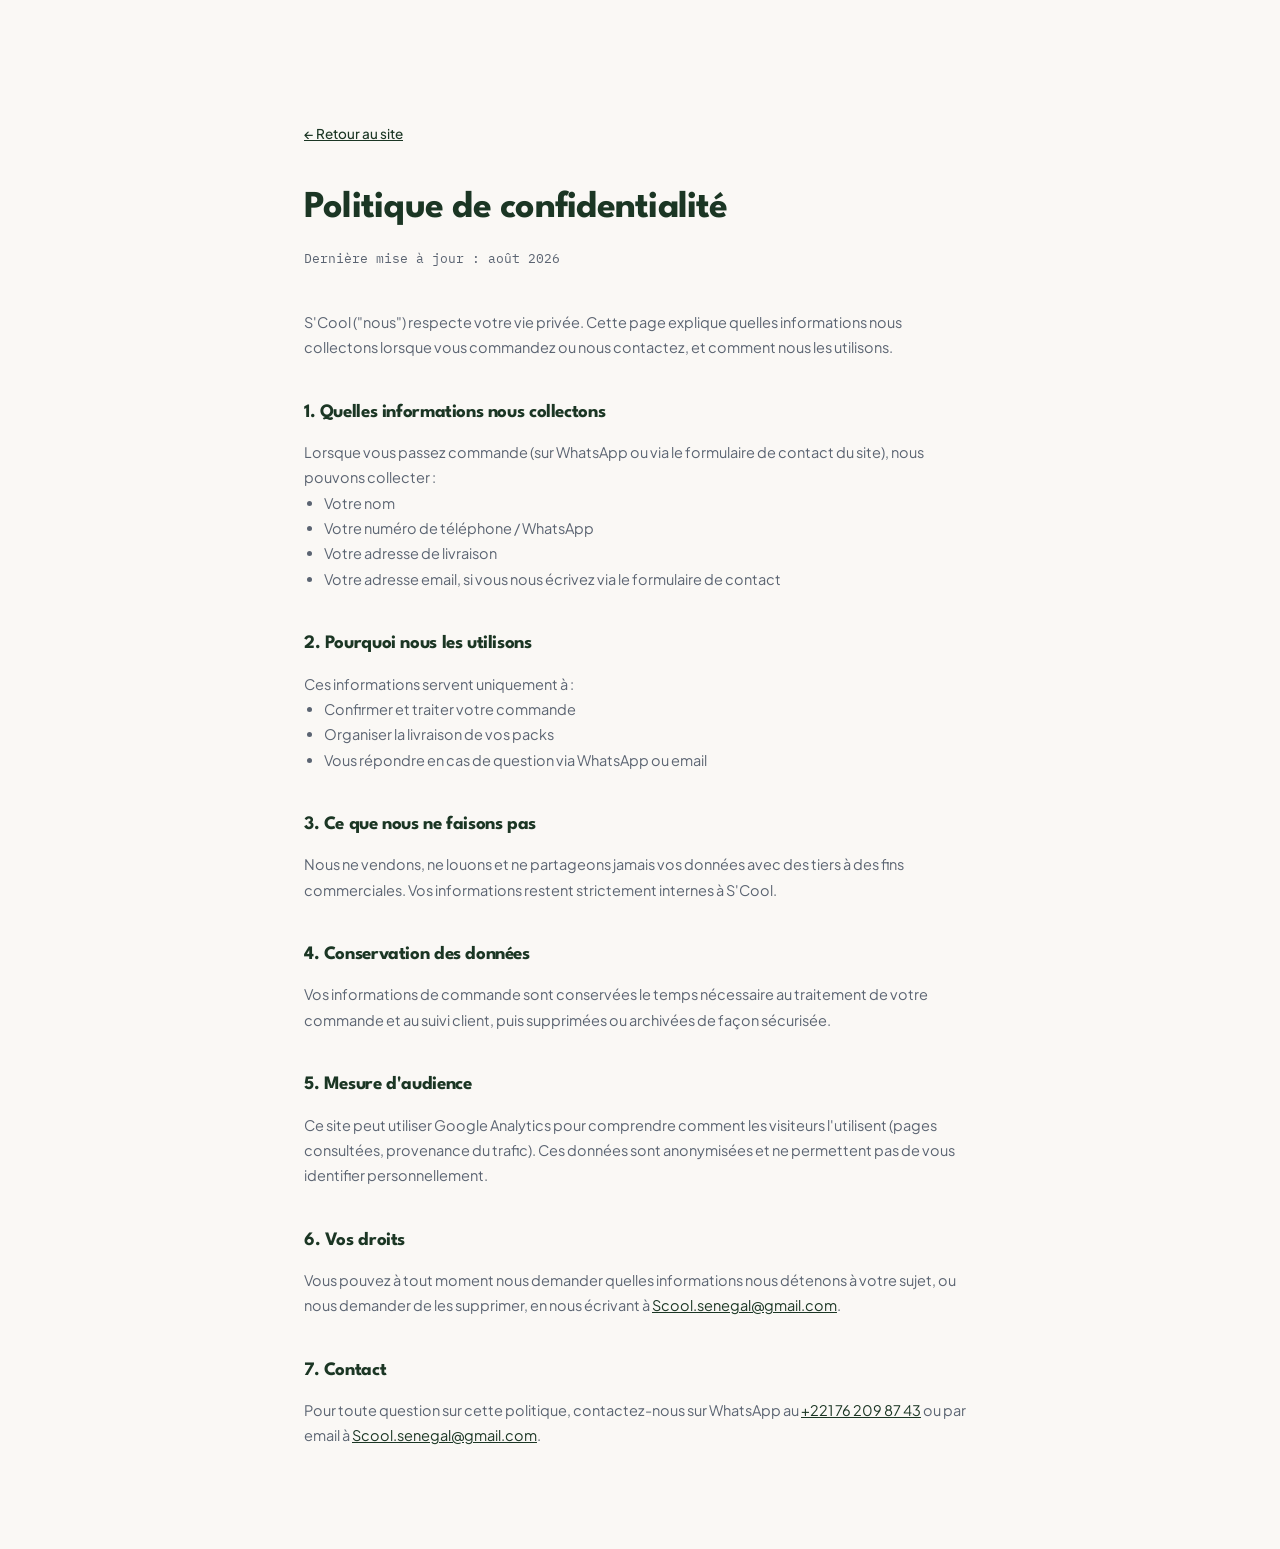
<file: privacy.html>
<!DOCTYPE html>
<html lang="fr">
<head>
<meta charset="UTF-8">
<meta name="viewport" content="width=device-width, initial-scale=1.0">
<title>Politique de confidentialité S'Cool</title>
<meta name="description" content="Politique de confidentialité de S'Cool : comment vos données (nom, téléphone, adresse de livraison) sont utilisées.">
<meta property="og:type" content="website">
<meta property="og:site_name" content="S'Cool">
<meta property="og:title" content="Politique de confidentialité S'Cool">
<meta property="og:url" content="https://scoolsn.github.io/S-COOL/privacy.html">
<link rel="canonical" href="https://scoolsn.github.io/S-COOL/privacy.html">
<meta name="theme-color" content="#1B3624">
<link rel="icon" href="favicon.ico" sizes="any">
<link rel="icon" type="image/png" sizes="32x32" href="images/scoollogopng/favicon-32.png">
<link rel="apple-touch-icon" sizes="180x180" href="images/scoollogopng/favicon-180.png">
<link rel="preconnect" href="https://fonts.googleapis.com">
<link rel="preconnect" href="https://fonts.gstatic.com" crossorigin>
<link href="https://fonts.googleapis.com/css2?family=League+Spartan:wght@400..800&family=Plus+Jakarta+Sans:ital,wght@0,400..700;1,400&family=Alice&family=IBM+Plex+Mono:wght@400;500;600&display=swap" rel="stylesheet">
<link rel="stylesheet" href="styles.css">

<!-- Google tag (gtag.js) -->
<script async src="https://www.googletagmanager.com/gtag/js?id=G-ZF3CPQ8E2L"></script>
<script>
  window.dataLayer = window.dataLayer || [];
  function gtag(){dataLayer.push(arguments);}
  gtag('js', new Date());
  gtag('config', 'G-ZF3CPQ8E2L');
</script>
<style>
  .legal-wrap{max-width:720px; margin:0 auto; padding:120px 24px 100px;}
  .legal-wrap h1{font-size:clamp(28px,4vw,38px); margin-bottom:8px;}
  .legal-wrap .updated{font-family:'IBM Plex Mono',monospace; font-size:12.5px; color:var(--ink-soft); margin-bottom:40px;}
  .legal-wrap h2{font-size:19px; margin:36px 0 12px;}
  .legal-wrap p, .legal-wrap li{font-size:14.5px; line-height:1.75; color:var(--ink-soft);}
  .legal-wrap ul{padding-left:20px; margin-bottom:12px;}
  .legal-wrap a{color:var(--green); text-decoration:underline;}
  .back-link{display:inline-flex; align-items:center; gap:6px; font-size:13.5px; color:var(--green); font-weight:500; margin-bottom:32px;}
</style>
</head>
<body>
<div class="legal-wrap">
  <a href="index.html" class="back-link">← Retour au site</a>
  <h1>Politique de confidentialité</h1>
  <p class="updated">Dernière mise à jour : août 2026</p>

  <p>S'Cool ("nous") respecte votre vie privée. Cette page explique quelles informations nous collectons lorsque vous commandez ou nous contactez, et comment nous les utilisons.</p>

  <h2>1. Quelles informations nous collectons</h2>
  <p>Lorsque vous passez commande (sur WhatsApp ou via le formulaire de contact du site), nous pouvons collecter :</p>
  <ul>
    <li>Votre nom</li>
    <li>Votre numéro de téléphone / WhatsApp</li>
    <li>Votre adresse de livraison</li>
    <li>Votre adresse email, si vous nous écrivez via le formulaire de contact</li>
  </ul>

  <h2>2. Pourquoi nous les utilisons</h2>
  <p>Ces informations servent uniquement à :</p>
  <ul>
    <li>Confirmer et traiter votre commande</li>
    <li>Organiser la livraison de vos packs</li>
    <li>Vous répondre en cas de question via WhatsApp ou email</li>
  </ul>

  <h2>3. Ce que nous ne faisons pas</h2>
  <p>Nous ne vendons, ne louons et ne partageons jamais vos données avec des tiers à des fins commerciales. Vos informations restent strictement internes à S'Cool.</p>

  <h2>4. Conservation des données</h2>
  <p>Vos informations de commande sont conservées le temps nécessaire au traitement de votre commande et au suivi client, puis supprimées ou archivées de façon sécurisée.</p>

  <h2>5. Mesure d'audience</h2>
  <p>Ce site peut utiliser Google Analytics pour comprendre comment les visiteurs l'utilisent (pages consultées, provenance du trafic). Ces données sont anonymisées et ne permettent pas de vous identifier personnellement.</p>

  <h2>6. Vos droits</h2>
  <p>Vous pouvez à tout moment nous demander quelles informations nous détenons à votre sujet, ou nous demander de les supprimer, en nous écrivant à <a href="mailto:Scool.senegal@gmail.com">Scool.senegal@gmail.com</a>.</p>

  <h2>7. Contact</h2>
  <p>Pour toute question sur cette politique, contactez-nous sur WhatsApp au <a href="https://wa.me/221762098743" target="_blank" rel="noopener">+221 76 209 87 43</a> ou par email à <a href="mailto:Scool.senegal@gmail.com">Scool.senegal@gmail.com</a>.</p>
</div>
</body>
</html>
</file>
<file: styles.css>
:root{
    --green:#1B3624;
    --green-light:#2E5940;
    --mist:#E4F0F5;
    --sky:#B1D4E0;
    --yellow:#F6B90A;
    --yellow-soft:#FDE8A6;
    --beige:#F4ECBE;
    --cream:#FAF6E2;
    --white:#FFFFFF;
    --ink:#161B22;
    --ink-soft:#5B6472;
    --line:#E9E0BE;
    --radius-lg:28px;
    --radius-md:18px;
    --radius-sm:12px;
    --shadow-soft:0 12px 40px -14px rgba(27,54,36,0.18);
    --shadow-lift:0 24px 60px -18px rgba(27,54,36,0.28);
  }
  *{box-sizing:border-box; margin:0; padding:0;}
  html{scroll-behavior:smooth;}
  body{
    font-family:'Plus Jakarta Sans', system-ui, -apple-system, sans-serif;
    background:#FAF8F5;
    color:var(--ink);
    -webkit-font-smoothing:antialiased;
    overflow-x:hidden;
    font-size:15.5px;
    line-height:1.65;
  }
  h1,h2,h3,h4,h5,h6{
    font-family:'League Spartan', sans-serif;
    letter-spacing:-0.02em;
    color:var(--green);
    font-weight:700;
  }
  .mono{font-family:'IBM Plex Mono',monospace; letter-spacing:0.02em;}
  a{color:inherit; text-decoration:none;}
  img{max-width:100%; display:block;}
  section{padding:96px 24px;}
  @media (max-width:640px){ section{padding:64px 20px;} }
  .wrap{max-width:1160px; margin:0 auto;}
  .eyebrow{
    font-family:'IBM Plex Mono',monospace;
    font-size:12.5px;
    text-transform:uppercase;
    letter-spacing:0.14em;
    color:var(--green-light);
    display:inline-flex;
    align-items:center;
    gap:8px;
    margin-bottom:16px;
  }
  .eyebrow::before{content:''; width:16px; height:2px; background:var(--yellow); display:inline-block; border-radius:2px;}

  .highlight{position:relative; display:inline; white-space:normal;}
  .highlight::after{
    content:'';
    position:absolute;
    left:-2%; right:-2%; bottom:0.05em;
    height:0.42em;
    background:var(--yellow);
    z-index:-1;
    border-radius:3px;
    transform:scaleX(0);
    transform-origin:left;
    transition:transform 0.7s cubic-bezier(.4,0,.2,1);
  }
  .highlight.in-view::after{transform:scaleX(1);}

  .reveal{opacity:0; transform:translateY(24px); transition:opacity .7s ease, transform .7s cubic-bezier(.4,0,.2,1);}
  .reveal.in-view{opacity:1; transform:translateY(0);}

  header{
    position:fixed; top:0; left:0; right:0; z-index:100;
    display:flex; justify-content:center; padding-top:14px;
  }
  nav{
    display:flex; align-items:center; justify-content:space-between;
    width:min(1160px, calc(100% - 32px));
    padding:0 12px 0 18px;
    height:64px;  
  align-items:center;
    background:rgba(251,247,239,0.88);
    backdrop-filter:blur(18px) saturate(160%);
    -webkit-backdrop-filter:blur(18px) saturate(160%);
    border:1px solid rgba(27,54,36,0.08);
    border-radius:100px;
    box-shadow:0 8px 32px -12px rgba(27,54,36,0.14);
    transition:box-shadow .3s ease;
  }
  /* mainlogo.webp est un carre 3750x3750 : le lettrage n'occupe que 90,16 %
     de sa largeur et 22,43 % de sa hauteur, tout le reste est transparent.
     Affiche simplement en height:38px, le mot S'Cool ne mesurait donc que
     8,5 px de haut. On recadre ici les marges vides cote CSS : le fichier
     source n'est pas touche et le ratio reel du lettrage (4,02:1) est garde.
     --logo-h = hauteur visible voulue pour le lettrage. */
  .logo{
    --logo-h:34px;
    display:inline-flex; align-items:center; flex-shrink:0;
    text-decoration:none;
  }
  .logo img{
    height:var(--logo-h);
    width:auto;
    object-fit:contain;
    display:block;
    transition:transform .25s ease;
  }
  .logo:hover img{transform:scale(1.05);}
  .logo-footer{--logo-h:44px; margin-bottom:14px;}
  @media (max-width:420px){ .logo{--logo-h:28px;} }

  .nav-links{display:flex; align-items:center; gap:2px;}
  .nav-right{display:flex; align-items:center; gap:10px;}
  .nav-links a{
    font-family:'League Spartan', sans-serif;
    font-size:15px; font-weight:600; color:var(--ink-soft);
    padding:9px 16px; border-radius:100px; transition:all .25s ease;
  }
  .nav-links a:hover{color:var(--green); background:var(--mist);}
  .nav-links a.active{color:var(--green); background:var(--mist); font-weight:700;}
  .nav-cta{
    background:var(--green); color:var(--white); font-family:'League Spartan', sans-serif; font-size:14.5px; font-weight:700;
    padding:11px 20px; border-radius:100px; display:flex; align-items:center; gap:6px;
    transition:transform .25s ease, background .25s ease;
  }
  .nav-cta:hover{background:var(--green-light); transform:translateY(-1px);}
  .burger{display:none; width:38px; height:38px; border-radius:100px; background:var(--mist); align-items:center; justify-content:center; cursor:pointer;}
  .cart-btn{
    position:relative; display:flex; align-items:center; gap:7px; border:none; cursor:pointer; flex-shrink:0;
    background:var(--yellow); color:var(--green); font-family:'League Spartan',sans-serif; font-weight:700; font-size:15px;
    padding:10px 18px; border-radius:100px; transition:transform .2s ease, box-shadow .2s ease;
  }
  .cart-btn:hover{transform:translateY(-1px); box-shadow:0 8px 18px -8px rgba(246,185,10,0.6);}
  .cart-badge{
    position:absolute; top:-6px; right:-6px; min-width:18px; height:18px; border-radius:100px; background:var(--green);
    color:#fff; font-family:'IBM Plex Mono',monospace; font-size:10.5px; font-weight:600;
    display:none; align-items:center; justify-content:center; padding:0 4px; border:2px solid var(--cream);
  }

  .cart-overlay{
    position:fixed; inset:0; background:rgba(27,54,36,0.35); backdrop-filter:blur(2px); z-index:150;
    opacity:0; pointer-events:none; transition:opacity .3s ease;
  }
  .cart-overlay.open{opacity:1; pointer-events:auto;}
  .cart-drawer{
    position:fixed; top:0; right:0; bottom:0; width:min(400px, 92vw); background:var(--cream); z-index:151;
    display:flex; flex-direction:column; box-shadow:-20px 0 60px -20px rgba(27,54,36,0.4);
    transform:translateX(100%); transition:transform .4s cubic-bezier(.4,0,.2,1);
  }
  .cart-drawer.open{transform:translateX(0);}
  .cart-head{display:flex; justify-content:space-between; align-items:center; padding:22px 22px 16px; border-bottom:1px solid var(--line);}
  .cart-head h2, .cart-head h3{font-family:'League Spartan', sans-serif; font-size:20px; font-weight:700;}
  .cart-close{width:32px; height:32px; border-radius:100px; background:var(--mist); border:none; cursor:pointer; font-size:13px; color:var(--green);}
  .cart-items{flex:1; overflow-y:auto; padding:14px 22px;}
  .cart-item{display:flex; gap:12px; align-items:center; padding:14px 0; border-bottom:1px dashed var(--line);}
  .cart-item .ci-icon{width:44px; height:44px; background:var(--beige); border-radius:12px; display:flex; align-items:center; justify-content:center; flex-shrink:0;}
  .cart-item .ci-icon svg{width:26px; height:26px;}
  .ci-info{flex:1; min-width:0;}
  .ci-info h6{font-family:'League Spartan', sans-serif; font-size:15px; font-weight:700; color:var(--ink); margin-bottom:3px; line-height:1.2;}
  .ci-info .mono{font-size:12px; color:var(--ink-soft);}
  .ci-qty{display:flex; align-items:center; gap:10px; margin-top:6px;}
  .ci-qty button{width:22px; height:22px; border-radius:7px; border:1px solid var(--line); background:var(--white); cursor:pointer; font-size:13px; color:var(--green); line-height:1;}
  .ci-qty span{font-family:'IBM Plex Mono',monospace; font-size:13px; min-width:14px; text-align:center;}
  .ci-remove{background:none; border:none; color:var(--ink-soft); cursor:pointer; font-size:13px; padding:6px; flex-shrink:0;}
  .ci-remove:hover{color:#C0392B;}
  .cart-foot{padding:18px 22px 24px; border-top:1px solid var(--line);}
  .cart-total-row{display:flex; justify-content:space-between; align-items:center; margin-bottom:14px; font-family:'League Spartan', sans-serif; font-size:16px; font-weight:600; color:var(--ink-soft);}
  .cart-total-row .price{font-size:22px;}

  .coming-soon{
    max-width:520px; margin:0 auto; text-align:center; background:var(--beige);
    border-radius:var(--radius-lg); padding:48px 32px; border:1px dashed var(--line);
  }
  .coming-soon-icon{width:56px; height:56px; border-radius:16px; background:var(--yellow-soft); display:flex; align-items:center; justify-content:center; margin:0 auto 18px;}
  .coming-soon h3{font-family:'League Spartan', sans-serif; font-size:21px; margin-bottom:10px;}
  .coming-soon p{font-size:15px; color:var(--ink-soft); line-height:1.6;}
  .coming-soon p a{color:var(--green); font-weight:600;}

  .shop-search{
    display:flex; align-items:center; gap:10px; background:var(--white); border:1.5px solid var(--line);
    border-radius:100px; padding:6px 6px 6px 20px; max-width:520px; margin:0 auto 28px;
  }
  .shop-search svg{flex-shrink:0; color:var(--ink-soft);}
  .shop-search input{flex:1; border:none; outline:none; background:none; font-family:'Plus Jakarta Sans', sans-serif; font-size:15px; padding:10px 0;}
  .shop-search button{
    background:var(--green); color:#fff; border:none; border-radius:100px; padding:10px 22px;
    font-family:'League Spartan', sans-serif; font-size:14.5px; font-weight:700; cursor:pointer; flex-shrink:0;
  }
  .shop-tabs{display:flex; justify-content:center; gap:8px; margin-bottom:40px; flex-wrap:wrap;}
  .shop-tab{
    font-family:'League Spartan', sans-serif; font-size:14.5px; font-weight:600; padding:9px 18px; border-radius:100px;
    border:1.5px solid var(--line); background:var(--white); cursor:pointer; color:var(--ink-soft);
    transition:all .2s ease; user-select:none;
  }
  .shop-tab:hover{border-color:var(--green-light);}
  .shop-tab.active{background:var(--green); color:#fff; border-color:var(--green);}
  .shop-empty{
    max-width:440px; margin:20px auto 0; text-align:center; background:var(--white);
    border-radius:var(--radius-lg); padding:44px 30px; border:1px dashed var(--line);
  }
  .shop-empty h3{font-family:'League Spartan', sans-serif; font-size:19px; margin-bottom:10px;}
  .shop-empty p{font-size:14.5px; color:var(--ink-soft); line-height:1.6; margin-bottom:20px;}

  @media (max-width:880px){
    .nav-links{display:none;}
    .nav-cta{display:none;}
    .burger{display:flex;}
    .cart-btn{padding:9px 12px; font-size:0;}
    .cart-btn svg{display:block;}
    .cart-btn span:not(.cart-badge){display:none;}
  }
  .mobile-menu{
    position:fixed; top:78px; left:16px; right:16px; z-index:99;
    background:var(--white); border-radius:22px; padding:10px;
    box-shadow:var(--shadow-lift); border:1px solid var(--line);
    display:none; flex-direction:column; gap:4px;
  }
  .mobile-menu.open{display:flex;}
  .mobile-menu a{
    font-family:'League Spartan', sans-serif; padding:14px 16px; border-radius:14px;
    font-weight:600; color:var(--green); font-size:16px;
    background:var(--mist); display:block;
    transition:background .2s ease;
  }
  .mobile-menu a:hover{background:var(--beige);}

  /* Scroll lock partage (menu, panier, fiche produit) + voile derriere le burger */
  body.scroll-locked{overflow:hidden;}
  body.menu-open::after{
    content:''; position:fixed; inset:0; z-index:98;
    background:rgba(27,54,36,0.25); backdrop-filter:blur(3px);
    -webkit-backdrop-filter:blur(3px);
  }

  .hero{padding:96px 24px 44px; position:relative; overflow:hidden;}
  .hero::before{
    content:''; position:absolute; top:-120px; right:-160px; width:560px; height:560px;
    background:radial-gradient(circle, var(--yellow-soft) 0%, transparent 70%);
    opacity:0.6; z-index:0; pointer-events:none;
  }
  .hero::after{
    content:''; position:absolute; top:20%; left:-200px; width:520px; height:520px;
    background:radial-gradient(circle, var(--mist) 0%, transparent 70%);
    z-index:0; pointer-events:none;
  }
  .hero-inner{position:relative; z-index:1; text-align:center; max-width:920px; margin:0 auto;}

  .hero-bts-badge{display:flex; justify-content:center; align-items:center; margin-bottom:14px;}
  .hero-bts-img{
    width:min(240px, 66vw); height:auto; display:block;
    filter:drop-shadow(0 8px 20px rgba(27,54,36,0.12));
    transition:transform .3s ease;
  }
  .hero-bts-img:hover{transform:scale(1.04) rotate(-1deg);}

  .hero h1{
    font-family:'League Spartan', sans-serif;
    font-size:clamp(34px,5.8vw,62px);
    font-weight:800;
    line-height:1.06;
    margin-bottom:16px;
    letter-spacing:-0.03em;
    color:var(--green);
  }
  .hero p.sub{
    font-family:'Plus Jakarta Sans', sans-serif;
    font-size:clamp(15.5px,1.8vw,19px); color:var(--ink-soft); max-width:640px;
    margin:0 auto 28px; line-height:1.6; font-weight:400;
  }
  .hero-ctas{display:flex; gap:14px; justify-content:center; align-items:center; flex-wrap:wrap; margin-bottom:36px;}
  .btn{
    font-family:'League Spartan', sans-serif;
    font-weight:700; font-size:16px; letter-spacing:0.02em; padding:14px 28px; border-radius:100px;
    display:inline-flex; align-items:center; gap:9px; cursor:pointer; border:none;
    text-decoration:none;
    transition:transform .25s cubic-bezier(.4,0,.2,1), box-shadow .25s ease, background .25s ease;
  }
  .btn:active{transform:scale(0.98);}
  .btn-primary{background:var(--green); color:#fff; box-shadow:0 10px 26px -8px rgba(27,54,36,0.45);}
  .btn-primary:hover{transform:translateY(-2px); box-shadow:0 16px 32px -8px rgba(27,54,36,0.5); background:var(--green-light);}
  .btn-secondary{background:var(--white); color:var(--green); border:1.5px solid var(--line); box-shadow:0 4px 16px -4px rgba(27,54,36,0.06);}
  .btn-secondary:hover{border-color:var(--green); transform:translateY(-2px); box-shadow:0 10px 24px -8px rgba(27,54,36,0.12);}
  .btn-yellow{background:var(--yellow); color:var(--green); font-weight:700;}
  .btn-yellow:hover{transform:translateY(-2px); box-shadow:0 12px 26px -10px rgba(246,185,10,0.6);}
  .btn-whatsapp{background:#1F3A22; color:#fff; box-shadow:0 10px 24px -8px rgba(31,58,34,0.45);}
  .btn-whatsapp:hover{background:#16481D; transform:translateY(-2px); box-shadow:0 16px 30px -8px rgba(31,58,34,0.55);}
  .btn-outline{
    background:var(--white); color:var(--green); border:1.5px solid var(--green);
    box-shadow:none;
  }
  .btn-outline:hover{background:var(--green); color:#fff; transform:translateY(-1px);}
  .btn-sm{padding:10px 18px; font-size:14px; border-radius:100px;}
  .btn-block{width:100%; justify-content:center;}

  .hero-visual-container{position:relative; max-width:840px; margin:0 auto 36px; padding:0 16px;}
  .hero-visual-frame{
    position:relative; display:inline-block; width:100%;
    background:radial-gradient(ellipse at center bottom, rgba(244,236,190,0.55) 0%, transparent 70%);
    padding-bottom:10px;
  }
  .hero-illustration-img{
    width:100%; max-width:800px; height:auto; margin:0 auto; display:block;
    filter:drop-shadow(0 24px 44px rgba(27,54,36,0.16));
    transition:transform .4s ease;
  }
  .hero-illustration-img:hover{transform:scale(1.015);}

  .floating-pill{
    position:absolute;
    background:rgba(255,255,255,0.96);
    backdrop-filter:blur(12px);
    -webkit-backdrop-filter:blur(12px);
    border:1.5px solid rgba(233,224,190,0.9);
    border-radius:100px;
    padding:8px 16px 8px 10px;
    display:flex; align-items:center; gap:10px;
    box-shadow:0 12px 30px -8px rgba(27,54,36,0.16);
    z-index:5;
    text-align:left;
    animation:floatPill 4.5s ease-in-out infinite;
    pointer-events:auto;
    transition:transform .25s ease, box-shadow .25s ease;
  }
  .floating-pill:hover{
    transform:scale(1.05) translateY(-4px) !important;
    box-shadow:0 20px 40px -10px rgba(27,54,36,0.25);
  }
  .fp-icon{
    width:32px; height:32px; border-radius:100px; background:var(--yellow-soft); color:var(--green);
    display:flex; align-items:center; justify-content:center; flex-shrink:0;
  }
  .fp-icon svg{width:16px; height:16px; display:block;}
  .fp-text{display:flex; flex-direction:column; line-height:1.2;}
  .fp-title{font-family:'League Spartan', sans-serif; font-size:14.5px; font-weight:700; color:var(--green);}
  .fp-sub{font-family:'Plus Jakarta Sans', sans-serif; font-size:11.5px; color:var(--ink-soft); font-weight:500;}

  .fp-left{top:26%; left:2%; animation-delay:0s;}
  .fp-right{top:32%; right:2%; animation-delay:2.2s;}
  .fp-center{bottom:14px; left:50%; transform:translateX(-50%); animation:floatPillCenter 4.5s ease-in-out infinite 1.1s;}

  @keyframes floatPill{ 0%, 100%{ transform:translateY(0); } 50%{ transform:translateY(-8px); } }
  @keyframes floatPillCenter{ 0%, 100%{ transform:translateX(-50%) translateY(0); } 50%{ transform:translateX(-50%) translateY(-7px); } }

  /* Mobile : on garde les pastilles autour de l'illustration, en plus compact */
  @media (max-width:820px){
    .floating-pill{
      padding:6px 12px 6px 8px; gap:7px;
      border-radius:100px;
      box-shadow:0 8px 20px -6px rgba(27,54,36,0.18);
    }
    .fp-icon{width:24px; height:24px;}
    .fp-icon svg{width:12px; height:12px;}
    .fp-title{font-size:11.5px;}
    .fp-sub{font-size:9.5px;}
    .fp-left{top:16%; left:-1%;}
    .fp-right{top:30%; right:-1%;}
    .fp-center{bottom:4px;}
  }
  @media (max-width:420px){
    .floating-pill{padding:5px 9px 5px 6px; gap:5px;}
    .fp-icon{width:20px; height:20px;}
    .fp-icon svg{width:11px; height:11px;}
    .fp-title{font-size:10px;}
    .fp-sub{display:none;}
  }

  .hero-strip{
    display:grid; grid-template-columns:repeat(4, 1fr); gap:16px;
    max-width:840px; margin:0 auto; padding:22px 28px;
    background:var(--white); border-radius:var(--radius-md);
    border:1px solid var(--line);
    box-shadow:var(--shadow-soft);
  }
  .hero-strip div{text-align:center;}
  .hero-strip .num{font-family:'League Spartan',sans-serif; font-weight:700; font-size:28px; color:var(--green); line-height:1.1;}
  .hero-strip .lbl{font-family:'Plus Jakarta Sans', sans-serif; font-size:13px; color:var(--ink-soft); margin-top:4px; font-weight:500;}

  @media (max-width:680px){
    .hero-strip{grid-template-columns:repeat(2, 1fr); gap:18px; padding:18px 20px;}
    .hero-bts-img{width:220px;}
  }

/* ==========================================================================
   DEVIS SUR LISTE : la promesse commerciale la plus forte du site.
   Carte bleu ciel (--sky) dans la charte, même rayon et mêmes marges que les
   autres sections. Fond clair : tous les textes sont en vert foncé.
   ========================================================================== */
.devis-section{padding:40px 16px;}
@media (max-width:640px){ .devis-section{padding:28px 12px;} }

.devis-card{
  background:var(--sky);
  color:var(--green);
  border-radius:40px;
  padding:clamp(32px,5vw,64px);
  display:grid; grid-template-columns:1.05fr 0.95fr; gap:clamp(28px,4vw,56px);
  align-items:center;
  position:relative; overflow:hidden;
  box-shadow:var(--shadow-lift);
}
.devis-card::before{
  content:''; position:absolute; top:-180px; right:-140px; width:460px; height:460px;
  background:radial-gradient(circle, rgba(246,185,10,0.16) 0%, transparent 70%);
  pointer-events:none;
}
@media (max-width:860px){
  .devis-card{grid-template-columns:1fr; gap:32px; border-radius:28px;}
}
.devis-copy{position:relative; z-index:1;}
.devis-copy .eyebrow{color:var(--green-light);}
.devis-copy .eyebrow::before{background:var(--green);}
.devis-title{
  font-family:'League Spartan', sans-serif;
  font-weight:800;
  font-size:clamp(28px, 4.2vw, 46px);
  line-height:1.06;
  letter-spacing:-0.025em;
  color:var(--green);
  margin-bottom:16px;
  text-wrap:balance;   /* evite qu'un mot seul tombe sur sa propre ligne */
}
.devis-sub{
  font-size:16.5px;
  color:var(--green-light); /* 5,5:1 sur le bleu ciel : lisible en plein soleil */
  line-height:1.65;
  max-width:46ch;
  margin-bottom:24px;
}
/* Les 3 réassurances qui manquaient : gratuité, délai, formats acceptés. */
.devis-proof{list-style:none; display:flex; flex-wrap:wrap; gap:10px; justify-content:center; margin:32px auto 0; padding:0;}
.devis-proof li{
  font-family:'IBM Plex Mono',monospace; font-size:12px; letter-spacing:0.03em;
  background:rgba(255,255,255,0.72); border:1px solid rgba(27,54,36,0.14);
  color:var(--green); padding:7px 13px 7px 28px; border-radius:100px; position:relative;
}
.devis-proof li::before{
  content:''; position:absolute; left:12px; top:50%;
  width:6px; height:10px; margin-top:-6px;
  border:solid var(--green); border-width:0 2px 2px 0; transform:rotate(45deg);
}
.devis-cta{font-size:16.5px; padding:16px 30px;}
/* Sur mobile la colonne de texte est centrée : le bouton, hérité d'un bloc
   aligné à gauche, restait seul décalé sur la gauche. */
@media (max-width:640px){
  .devis-copy{text-align:center;}
  .devis-copy .eyebrow{justify-content:center;}
  .devis-sub{margin-left:auto; margin-right:auto;}
  .devis-proof{justify-content:center;}
  .devis-cta{display:flex; justify-content:center; margin-left:auto; margin-right:auto;}
}
.devis-note{font-size:13px; color:var(--green-light); margin-top:14px;}

/* ---- Visuel : la liste manuscrite devient un devis ----
   Schéma dessiné en CSS, sans image à charger. Les montants sont
   volontairement figurés par des barres : aucun faux prix affiché. */
.devis-visual{position:relative; z-index:1; display:flex; justify-content:center;}
.devis-papers{position:relative; width:min(340px,100%); aspect-ratio:1/0.92;}
.paper{
  position:absolute; background:#fff; border-radius:16px; padding:18px 18px 16px;
  box-shadow:0 20px 40px -16px rgba(27,54,36,0.32);
}
.paper-label{
  font-family:'IBM Plex Mono',monospace; font-size:10px; letter-spacing:0.1em;
  text-transform:uppercase; color:var(--ink-soft); margin-bottom:12px; display:block;
}
.paper-list{ top:0; left:0; width:60%; transform:rotate(-5deg); }
.paper-list .scribble{display:block; height:6px; border-radius:6px; background:#D8DEE4; margin-bottom:11px;}
.paper-list .scribble:nth-child(2){width:88%;}
.paper-list .scribble:nth-child(3){width:70%;}
.paper-list .scribble:nth-child(4){width:92%;}
.paper-list .scribble:nth-child(5){width:64%;}
.paper-list .scribble:nth-child(6){width:80%;}
.paper-quote{ bottom:0; right:0; width:66%; transform:rotate(3deg); border-top:4px solid var(--yellow); }
.paper-quote .qline{display:flex; align-items:center; gap:8px; margin-bottom:10px;}
.paper-quote .qtick{
  width:14px; height:14px; border-radius:100px; background:var(--green); flex-shrink:0;
  position:relative;
}
.paper-quote .qtick::after{
  content:''; position:absolute; left:5px; top:3px; width:3px; height:6px;
  border:solid #fff; border-width:0 1.5px 1.5px 0; transform:rotate(45deg);
}
.paper-quote .qbar{height:6px; border-radius:6px; background:#E4EAF0; flex:1;}
.paper-quote .qamount{height:6px; width:26px; border-radius:6px; background:var(--green-light); flex-shrink:0;}
.paper-quote .qtotal{
  display:flex; align-items:center; justify-content:space-between; gap:8px;
  border-top:1px dashed var(--line); padding-top:10px; margin-top:2px;
}
.paper-quote .qtotal span{font-family:'IBM Plex Mono',monospace; font-size:10px; color:var(--ink-soft);}
.paper-quote .qtotal .qamount{height:8px; width:46px; background:var(--green);}
.devis-arrow{
  position:absolute; left:50%; top:46%; transform:translate(-58%,-50%) rotate(12deg);
  color:var(--green); z-index:2;
}
@media (max-width:860px){
  .devis-papers{width:min(300px,86%); margin:0 auto;}
  /* la fleche passe entre les deux feuilles au lieu de chevaucher le devis */
  .devis-arrow{width:34px; height:34px; left:auto; right:8%; top:40%; transform:rotate(62deg);}
}

/* ---- Frise des 4 étapes : ligne de liaison + icônes ---- */
.devis-steps{
  list-style:none;
  display:grid; grid-template-columns:repeat(2,1fr); gap:16px 20px;
  margin:22px 0 28px; padding:0;
  position:relative;
}
.devis-step{position:relative; padding-top:6px;}
.devis-ico{
  display:inline-flex; align-items:center; justify-content:center;
  width:44px; height:44px; border-radius:100px;
  background:var(--green); color:var(--yellow);
box-shadow:0 8px 18px -8px rgba(27,54,36,0.5);
  margin-bottom:14px; position:relative; z-index:1;
 
}
.devis-step h3{font-size:16px; color:var(--green); margin-bottom:0; font-family:'League Spartan',sans-serif; font-weight:700;}

@media (max-width:820px){
  .devis-steps{grid-template-columns:1fr 1fr; gap:16px 18px;}
}
@media (max-width:520px){
  .devis-steps{grid-template-columns:1fr; gap:12px; margin:20px 0 24px;}
  .devis-step{display:grid; grid-template-columns:38px 1fr; gap:0 12px; align-items:center; padding:0;}
  .devis-ico{margin-bottom:0;}
}

.brands-marquee{padding:36px 0; overflow:hidden;}
  .brands-title{
    text-align:center; font-family:'IBM Plex Mono',monospace; font-size:12.5px; text-transform:uppercase;
    letter-spacing:0.14em; color:var(--green-light); margin-bottom:28px;
  }
  .marquee{ display:flex; width:100%; overflow:hidden; }
  .marquee-content{ display:flex; animation:scroll-marquee 25s linear infinite; }
  .marquee-item{ flex:0 0 auto; width:130px; margin:0 24px; display:flex; align-items:center; justify-content:center; }
  .marquee-item img{ max-width:100%; height:auto; }
  @keyframes scroll-marquee{ 0%{ transform:translateX(0); } 100%{ transform:translateX(-50%); } }
  @media (max-width:640px){ .marquee-item{ width:90px; margin:0 16px; } }

  .section-head{text-align:center; max-width:620px; margin:0 auto 52px;}
  .section-head h2{font-family:'League Spartan', sans-serif; font-size:clamp(28px,4.5vw,42px); font-weight:700; margin-bottom:14px;}
  .section-head p{color:var(--ink-soft); font-size:16.5px; line-height:1.65;}
  .section-head.left{text-align:left; margin:0 0 44px;}

  .pack-grid{display:grid; grid-template-columns:repeat(4,1fr); gap:20px;}
  @media (max-width:980px){.pack-grid{grid-template-columns:repeat(2,1fr);}}
  @media (max-width:600px){.pack-grid{grid-template-columns:1fr;}}
  .pack-card{
    background:var(--white); border-radius:var(--radius-md); padding:26px 22px; position:relative;
    border:1px solid var(--line); border-top:5px solid var(--accent, var(--yellow));
    display:flex; flex-direction:column;
    transition:transform .3s cubic-bezier(.4,0,.2,1), box-shadow .3s ease;
  }
  .pack-card:hover{transform:translateY(-5px); box-shadow:var(--shadow-soft);}
  .pack-icon{
    width:48px; height:48px; border-radius:13px; background:var(--accent, var(--yellow)); opacity:0.9;
    display:flex; align-items:center; justify-content:center; color:var(--green); margin-bottom:16px;
  }
  .pack-card h3{font-family:'League Spartan', sans-serif; font-size:24px; font-weight:700; margin-bottom:6px;}
  .pack-desc{font-size:14px; color:var(--ink-soft); line-height:1.55; margin-bottom:14px; min-height:42px;}
  .pack-price{font-family:'League Spartan',sans-serif; font-weight:700; font-size:24px; color:var(--green); margin-bottom:16px;}
  .pack-toggle{
    display:flex; align-items:center; justify-content:space-between; width:100%; background:none; border:none;
    border-top:1px dashed var(--line); padding:12px 0; cursor:pointer; font-size:12.5px; color:var(--green-light);
    font-family:'IBM Plex Mono',monospace;
  }
  .pack-toggle svg{transition:transform .3s ease;}
  .pack-items{
    list-style:none; max-height:0; overflow:hidden; transition:max-height .4s ease;
    font-size:13.5px; color:var(--ink-soft); line-height:1.8;
  }
  .pack-items.open{margin-bottom:8px;}
  .pack-items li{padding-left:14px; position:relative;}
  .pack-items li::before{content:'•'; position:absolute; left:0; top:0; color:var(--accent, var(--yellow)); font-size:15px; line-height:1.7;}
  .pack-brands{display:flex; flex-wrap:wrap; gap:6px; margin-bottom:14px;}
  .pack-brands span{
    font-family:'IBM Plex Mono',monospace; font-size:10px; letter-spacing:0.06em;
    background:var(--mist); color:var(--green-light);
    padding:4px 9px; border-radius:100px;
  }
  .product-badge{
    position:absolute; top:14px; right:14px;
    font-family:'League Spartan',sans-serif; font-size:11px; font-weight:700; letter-spacing:0.04em;
    background:var(--yellow); color:var(--green); padding:4px 11px; border-radius:100px;
  }

  .about-grid{display:grid; grid-template-columns:1fr 1fr; gap:56px; align-items:center;}
  @media (max-width:820px){.about-grid{grid-template-columns:1fr; gap:32px;}}
  .about-visual{
    background:white; border-radius:var(--radius-lg); aspect-ratio:1/0.9; position:relative; overflow:hidden;
    display:flex; align-items:center; justify-content:center; padding:32px;
    box-shadow:var(--shadow-lift);
  }


  .mission-quote{ background:var(--beige); border-radius:var(--radius-md); padding:28px 30px; margin-top:24px; border-left:4px solid var(--yellow); }
  .mission-quote p{font-family:'Alice', serif; font-size:18px; font-style:italic; color:var(--green); line-height:1.6;}

  .stat-row{display:flex; gap:32px; margin-top:32px; flex-wrap:wrap;}
  .stat-row .num{font-family:'League Spartan',sans-serif; font-weight:700; font-size:32px; color:var(--green);}
  .stat-row .lbl{font-size:13px; color:var(--ink-soft);}

  /* --testi-cols est pose par script.js selon le nombre reel de temoignages :
     avec 2 avis dans une grille de 3, la 3e colonne restait vide. */
  .testi-track{
    display:grid; grid-template-columns:repeat(var(--testi-cols,3),1fr); gap:20px;
    max-width:calc(var(--testi-cols,3) * 400px); margin:0 auto;
  }
  @media (max-width:900px){.testi-track{grid-template-columns:1fr; max-width:480px;}}
  .testi-card{
    background:var(--white); border:1px solid var(--line); border-radius:var(--radius-md); padding:28px;
    display:flex; flex-direction:column; gap:18px;
  }
  .stars{color:var(--yellow); font-size:14px; letter-spacing:2px;}
  .testi-card .quote{font-size:15px; line-height:1.7; color:var(--ink); font-style:normal;}
  .testi-person{display:flex; align-items:center; gap:12px; margin-top:auto;}
  .avatar{
    width:42px; height:42px; border-radius:100px; display:flex; align-items:center; justify-content:center;
    font-family:'League Spartan',sans-serif; font-weight:700; color:#fff; font-size:16px; flex-shrink:0;
  }
  .testi-person .name{font-family:'League Spartan', sans-serif; font-size:15px; font-weight:700; color:var(--ink); display:block;}
  .testi-person .role{font-size:12.5px; color:var(--ink-soft); display:block;}

  .faq-list{max-width:760px; margin:0 auto;}
  .faq-item{border-bottom:1px solid var(--line); padding:22px 4px;}
  .faq-q{margin:0;}
  .faq-btn{
    display:flex; justify-content:space-between; align-items:center; gap:16px;
    width:100%; background:none; border:none; padding:0; cursor:pointer; text-align:left;
    font-size:17px; font-weight:700; color:var(--ink); font-family:'League Spartan',sans-serif;
  }
  .faq-icon{width:26px; height:26px; border-radius:100px; background:var(--mist); flex-shrink:0; display:flex; align-items:center; justify-content:center; transition:transform .3s ease;}
  .faq-item.open .faq-icon{transform:rotate(45deg); background:var(--yellow);}
  .faq-a{max-height:0; overflow:hidden; transition:max-height .35s ease;}
  .faq-a p{font-size:15px; color:var(--ink-soft); line-height:1.7; padding-top:14px; max-width:620px;}

  .contact-grid{display:grid; grid-template-columns:1fr 1fr; gap:48px;}
  @media (max-width:860px){.contact-grid{grid-template-columns:1fr;}}
  .contact-form{display:flex; flex-direction:column; gap:14px;}
  .field label{font-size:12.5px; font-weight:600; color:var(--green); margin-bottom:6px; display:block; font-family:'IBM Plex Mono',monospace; text-transform:uppercase; letter-spacing:0.04em;}
  .field input, .field textarea, .field select{
    width:100%; padding:13px 16px; border-radius:12px; border:1.5px solid var(--line);
    background:var(--white); font-family:'Plus Jakarta Sans', sans-serif; font-size:15px; color:var(--ink);
    transition:border-color .2s ease;
  }
  .field input:focus-visible, .field textarea:focus-visible, .field select:focus-visible{
    border-color:var(--green-light); outline:3px solid var(--yellow); outline-offset:1px;
  }
  .field textarea{resize:vertical; min-height:100px;}

  .contact-side{display:flex; flex-direction:column; gap:16px;}
  .contact-tile{
    background:var(--white); border:1px solid var(--line); border-radius:var(--radius-md); padding:22px;
    display:flex; align-items:center; gap:16px; transition:all .25s ease;
  }
  .contact-tile:hover{border-color:var(--green-light); transform:translateX(4px);}
  .contact-tile .ct-ic{width:46px; height:46px; border-radius:13px; background:var(--mist); display:flex; align-items:center; justify-content:center; flex-shrink:0;}
  .contact-tile h5{font-family:'League Spartan', sans-serif; font-size:16px; font-weight:700; color:var(--ink); margin-bottom:2px;}
  .contact-tile p{font-size:13.5px; color:var(--ink-soft);}
  .social-row{display:flex; gap:10px; margin-top:6px;}
  .social-row a{
    width:44px; height:44px; border-radius:13px; background:var(--green); color:#fff;
    display:flex; align-items:center; justify-content:center; transition:all .25s ease;
  }
  .social-row a:hover{background:var(--yellow); color:var(--green); transform:translateY(-3px);}

  footer{background:var(--green); color:#fff; padding:64px 24px 28px;}
  .footer-grid{display:grid; grid-template-columns:1.6fr 1fr 1fr 1.4fr; gap:40px; max-width:1160px; margin:0 auto;}
  @media (max-width:820px){.footer-grid{grid-template-columns:1fr 1fr; row-gap:36px;}}
  @media (max-width:520px){.footer-grid{grid-template-columns:1fr;}}
  footer h6{font-size:13px; text-transform:uppercase; letter-spacing:0.1em; color:#A9C7B4; margin-bottom:16px; font-family:'IBM Plex Mono',monospace; font-weight:600;}
  footer .flinks{display:flex; flex-direction:column; gap:11px;}
  footer .flinks a{font-size:14.5px; color:#DCE9DE; transition:color .2s ease;}
  footer .flinks a:hover{color:var(--yellow);}
  footer p.blurb{color:#C3D6C8; font-size:14px; line-height:1.65; max-width:280px; margin-top:12px;}
  .foot-bottom{
    max-width:1160px; margin:48px auto 0; padding-top:24px; border-top:1px solid #2E5940;
    display:flex; justify-content:space-between; align-items:center; flex-wrap:wrap; gap:12px;
  }
  .foot-bottom p{font-size:13px; color:#A9C7B4;}
  .foot-social{display:flex; gap:10px;}
  .foot-social a{width:36px; height:36px; border-radius:100px; background:#234A32; display:flex; align-items:center; justify-content:center; transition:background .2s ease;}
  .foot-social a:hover{background:var(--yellow);}

  .wa-float{
    position:fixed; bottom:24px; right:24px; z-index:90;
    width:58px; height:58px; border-radius:100px; background:#1F3A22; color:#fff;
    display:flex; align-items:center; justify-content:center; box-shadow:0 12px 28px -8px rgba(31,58,34,0.55);
    transition:transform .25s ease;
  }
  .wa-float:hover{transform:scale(1.08);}

  .toast{
    position:fixed; bottom:96px; right:24px; background:var(--green); color:#fff; padding:14px 20px;
    border-radius:14px; font-size:14px; font-family:'League Spartan', sans-serif; font-weight:600; box-shadow:var(--shadow-lift);
    transform:translateY(20px); opacity:0; pointer-events:none; transition:all .35s cubic-bezier(.4,0,.2,1); z-index:200;
  }
  .toast.show{transform:translateY(0); opacity:1;}

  /* ---- ARTICLE CARDS (produits à l'unité) ---- */
  .article-grid{
    display:grid; grid-template-columns:repeat(4,1fr); gap:16px;
  }
  @media (max-width:980px){.article-grid{grid-template-columns:repeat(3,1fr);}}
  @media (max-width:640px){.article-grid{grid-template-columns:repeat(2,1fr); gap:12px;}}

  .article-card-new{
    background:var(--white); border-radius:var(--radius-md); overflow:hidden;
    border:1px solid var(--line); display:flex; flex-direction:column;
    transition:transform .3s cubic-bezier(.4,0,.2,1), box-shadow .3s ease;
  }
  .article-card-new:hover{transform:translateY(-4px); box-shadow:var(--shadow-soft);}
  .article-img-wrap{
    width:100%; aspect-ratio:1/0.85; background:var(--beige);
    overflow:hidden; display:flex; align-items:center; justify-content:center;
  }
  .article-body-new{padding:12px 14px 14px; display:flex; flex-direction:column; flex:1; gap:0;}
  .article-brand{
    font-family:'IBM Plex Mono',monospace; font-size:10px; font-weight:600;
    letter-spacing:0.08em; color:var(--green-light); text-transform:uppercase;
    display:inline-block; margin-bottom:5px;
  }
  .article-title-new{
    font-family:'League Spartan',sans-serif; font-size:14px; font-weight:700;
    color:var(--ink); margin-bottom:5px; line-height:1.2;
    display:-webkit-box; -webkit-line-clamp:2; -webkit-box-orient:vertical; overflow:hidden;
  }
  .article-price-new{
    font-family:'League Spartan',sans-serif; font-weight:700;
    font-size:16px; color:var(--green); flex-shrink:0;
  }

  /* Pastilles de couleur */
  .article-colors{display:flex; gap:6px; margin-bottom:10px;}
  .color-dot{
    width:20px; height:20px; border-radius:50%; border:2px solid var(--white);
    box-shadow:0 0 0 1px var(--line); cursor:pointer; padding:0;
    transition:transform .15s ease, box-shadow .15s ease;
  }
  .color-dot:hover{transform:scale(1.15);}
  .color-dot.active{box-shadow:0 0 0 2px var(--green); transform:scale(1.1);}

  /* Placeholder quand pas d'image */
  .article-noimg{
    display:flex; flex-direction:column; align-items:center; justify-content:center;
    gap:6px; color:var(--ink-soft); opacity:0.5; height:100%;
  }
  .article-noimg span{font-size:11px; font-family:'IBM Plex Mono',monospace;}

/* ==========================================================================
   REFONTE UX — badge best-seller, quantité sur carte, paiement, mobile
   ========================================================================== */

/* ---- Images produits : afficher le produit ENTIER, pas rogné ---- */
.article-img-wrap{
  background:var(--white);
  position:relative;
  padding:10px;
}
.article-img-wrap img{
  width:100%; height:100%;
  object-fit:contain;          /* produit entier, jamais coupé */
}

/* ---- Badge BEST-SELLER ---- */
.article-badge{
  position:absolute; top:10px; left:10px; z-index:2;
  background:var(--yellow); color:var(--green);
  font-family:'IBM Plex Mono',monospace; font-size:10px; font-weight:600;
  letter-spacing:0.06em; padding:5px 10px; border-radius:100px;
  box-shadow:0 4px 12px -4px rgba(0,0,0,0.25);
}
.article-card-new.is-featured{
  border-color:var(--yellow);
  box-shadow:0 8px 28px -12px rgba(246,185,10,0.45);
}

/* ---- Prix en pleine largeur au-dessus de l'action ---- */
.article-price-new{
  font-family:'League Spartan',sans-serif; font-weight:700;
  font-size:17px; color:var(--green); margin-bottom:10px;
}
.article-action{margin-top:auto;}
.article-action .btn{width:100%; justify-content:center;}

/* ---- Bouton Ajouter : animation de confirmation ---- */
.btn-add{transition:background .25s ease, transform .18s ease;}
.btn-added{
  background:#1F7A3D !important; color:#fff !important;
  animation:pop-added .45s cubic-bezier(.34,1.56,.64,1);
}
@keyframes pop-added{
  0%{transform:scale(1);}
  45%{transform:scale(1.08);}
  100%{transform:scale(1);}
}

/* ---- Sélecteur de quantité sur la carte ---- */
.qty-selector{
  display:flex; align-items:center; justify-content:space-between;
  background:var(--mist); border-radius:100px;
  padding:4px; width:100%;
  animation:fade-in-qty .3s ease;
}
@keyframes fade-in-qty{from{opacity:0; transform:translateY(4px);} to{opacity:1; transform:translateY(0);}}
.qty-btn{
  width:34px; height:34px; border-radius:100px; border:none;
  background:var(--white); color:var(--green); cursor:pointer;
  font-size:19px; font-weight:600; line-height:1;
  display:flex; align-items:center; justify-content:center;
  box-shadow:0 2px 6px -2px rgba(22,48,91,0.2);
  transition:transform .15s ease;
}
.qty-btn:hover{transform:scale(1.08);}
.qty-btn:active{transform:scale(0.94);}
.qty-num{
  font-family:'League Spartan',sans-serif; font-weight:700;
  font-size:16px; color:var(--green); min-width:28px; text-align:center;
}

/* ---- Réassurance paiement dans le panier ---- */
.cart-reassurance{
  background:var(--cream); border:1px dashed var(--line);
  border-radius:14px; padding:12px 14px; margin-bottom:14px;
  display:flex; flex-direction:column; align-items:center; gap:8px;
}
.cr-label{
  font-family:'IBM Plex Mono',monospace; font-size:10.5px; letter-spacing:0.09em;
  text-transform:uppercase; color:var(--ink-soft);
}
.cr-logos{display:flex; align-items:center; gap:12px;}
.cr-logos img{
  height:26px; width:auto; opacity:0.72;
  transition:opacity .2s ease;
}
.cr-logos img:hover{opacity:1;}
.cr-cash{
  font-size:11.5px; font-weight:600; color:var(--ink-soft);
  background:var(--mist); border-radius:100px; padding:4px 10px;
  opacity:0.8;
}
.cr-delivery{font-size:12px; color:var(--ink-soft); text-align:center;}

/* ---- Titres de section boutique ---- */
.shop-section-title{
  font-family:'League Spartan',sans-serif; font-size:20px;
  color:var(--green); margin:8px 0 16px;
}

/* ---- Bande de packs scrollable (mobile) ---- */
.packs-strip{
  display:grid; grid-template-columns:repeat(4,1fr); gap:20px;
  margin-bottom:40px;
}

/* ---- Bouton recherche : texte sur desktop, loupe sur mobile ---- */
.shop-search button{flex-shrink:0; white-space:nowrap;}
.search-btn-icon{display:none;}

/* ==========================================================================
   MOBILE (≤ 640px)
   ========================================================================== */
@media (max-width:640px){

  /* Grille articles : 2 colonnes serrées */
  .article-grid{grid-template-columns:repeat(2,1fr); gap:10px;}
  .article-body-new{padding:10px 11px 12px;}
  .article-title-new{font-size:12.5px; -webkit-line-clamp:2;}
  .article-price-new{font-size:15px; margin-bottom:8px;}
  .article-brand{font-size:9px; margin-bottom:3px;}
  .article-badge{font-size:9px; padding:4px 8px; top:8px; left:8px;}

  /* Zones tactiles plus grandes */
  .article-action .btn{padding:12px 14px; font-size:13.5px;}
  .qty-btn{width:36px; height:36px; font-size:20px;}
  .qty-num{font-size:15px;}

  /* Recherche : bouton rond avec loupe uniquement */
  .shop-search{padding:5px 5px 5px 16px; gap:8px;}
  .shop-search input{font-size:15px; min-width:0;}
  .search-btn-text{display:none;}
  .search-btn-icon{display:block;}
  .shop-search button{
    width:44px; height:44px; border-radius:50%;
    padding:0; display:flex; align-items:center; justify-content:center;
  }

  /* CTA hero pleine largeur */
  .hero-ctas{flex-direction:column; align-items:stretch; gap:10px; padding:0 4px;}
  .hero-ctas .btn{width:100%; justify-content:center; padding:16px 20px; font-size:15.5px;}

  /* Packs en bande scrollable horizontale */
  .packs-strip{
    display:flex; overflow-x:auto; gap:14px;
    grid-template-columns:none;
    scroll-snap-type:x mandatory;
    -webkit-overflow-scrolling:touch;
    padding-bottom:12px; margin-bottom:28px;
    scrollbar-width:none;
  }
  .packs-strip::-webkit-scrollbar{display:none;}
  .packs-strip .pack-card{
    flex:0 0 78%; scroll-snap-align:start;
  }
  .shop-section-title{font-size:18px; margin:4px 0 12px;}

  /* Pas de débordement horizontal */
  body{overflow-x:hidden;}
  .wrap{max-width:100%;}

  /* Réassurance plus compacte */
  .cart-reassurance{padding:10px 12px; gap:6px;}
  .cr-logos img{height:22px;}
}

/* ==========================================================================
   AJOUTS — accessibilité, filtres boutique, fiche produit, panier détaillé
   ========================================================================== */

/* ---- Lien d'évitement : première tabulation = aller au contenu ---- */
.skip-link{
  position:absolute; left:16px; top:-60px; z-index:300;
  background:var(--green); color:#fff; padding:12px 20px; border-radius:0 0 14px 14px;
  font-family:'League Spartan',sans-serif; font-weight:700; font-size:15px;
  transition:top .2s ease;
}
.skip-link:focus{top:0;}

/* ---- Anneau de focus visible partout (il n'y en avait aucun) ----
   :focus-visible ne s'affiche qu'au clavier : la souris ne voit rien changer. */
a:focus-visible, button:focus-visible, input:focus-visible,
select:focus-visible, textarea:focus-visible, [tabindex]:focus-visible{
  outline:3px solid var(--yellow);
  outline-offset:2px;
  border-radius:6px;
}
/* sur fond vert, le jaune ressort mal : on repasse en blanc */
footer a:focus-visible, .contact-side a:focus-visible,
#contact button:focus-visible, .btn-whatsapp:focus-visible{
  outline-color:#fff;
}
/* la carte devis est désormais sur fond clair : l'anneau blanc y disparaîtrait */
.devis-card a:focus-visible{outline-color:var(--green);}

/* ---- Burger : bouton natif (c'était une div non focusable) ---- */
.burger{border:none; padding:0; font:inherit;}

/* ==========================================================================
   BOUTIQUE — filtres par famille, tri, compteur
   ========================================================================== */
.shop-toolbar{
  display:flex; align-items:center; justify-content:space-between;
  gap:16px; flex-wrap:wrap; margin:0 auto 18px; max-width:1160px;
}
.shop-count{
  font-family:'IBM Plex Mono',monospace; font-size:12.5px; color:var(--ink-soft);
  letter-spacing:0.02em;
}
.shop-sort{display:flex; align-items:center; gap:8px;}
.shop-sort label{
  font-family:'IBM Plex Mono',monospace; font-size:11.5px; letter-spacing:0.08em;
  text-transform:uppercase; color:var(--ink-soft);
}
.shop-sort select{
  border:1.5px solid var(--line); background:var(--white); border-radius:100px;
  padding:9px 16px; font-family:'League Spartan',sans-serif; font-size:14px;
  font-weight:600; color:var(--green); cursor:pointer;
}

/* Filtres par famille : les catégories existaient déjà dans les données
   mais n'étaient affichées que comme étiquette, jamais cliquables. */
.shop-filters{
  display:flex; gap:8px; flex-wrap:wrap; justify-content:center;
  margin:0 auto 26px; max-width:900px;
}
.shop-chip{
  font-family:'League Spartan',sans-serif; font-size:13.5px; font-weight:600;
  padding:8px 16px; border-radius:100px; cursor:pointer;
  border:1.5px solid var(--line); background:var(--white); color:var(--ink-soft);
  transition:border-color .2s ease, color .2s ease, background .2s ease;
}
.shop-chip:hover{border-color:var(--green-light); color:var(--green);}
.shop-chip.active{background:var(--mist); border-color:var(--green); color:var(--green);}

/* ==========================================================================
   CARTE ARTICLE — la photo et le titre ouvrent la fiche produit
   ========================================================================== */
.article-img-wrap{
  border:none; font:inherit; cursor:pointer; width:100%;
  aspect-ratio:1/0.85; background:var(--white); position:relative;
  padding:10px; display:flex; align-items:center; justify-content:center;
  overflow:hidden;
}
.article-title-btn{
  background:none; border:none; padding:0; font:inherit; color:inherit;
  text-align:left; cursor:pointer; width:100%;
}
.article-title-btn:hover{color:var(--green); text-decoration:underline; text-underline-offset:2px;}
.article-noimg{
  display:flex; flex-direction:column; align-items:center; justify-content:center;
  gap:6px; color:var(--ink-soft); opacity:0.5; height:100%; width:100%;
}

/* ==========================================================================
   FICHE PRODUIT (modale)
   La carte tronque le nom à 2 lignes : la fiche est le seul endroit où le
   nom complet et la photo en grand sont lisibles.
   ========================================================================== */
.modal-overlay{
  position:fixed; inset:0; background:rgba(27,54,36,0.45); backdrop-filter:blur(3px);
  z-index:160; opacity:0; pointer-events:none; transition:opacity .25s ease;
}
.modal-overlay.open{opacity:1; pointer-events:auto;}
.product-modal{
  position:fixed; z-index:161; left:50%; top:50%;
  transform:translate(-50%,-48%) scale(0.97);
  width:min(760px, calc(100vw - 32px)); max-height:min(88vh, 720px); overflow-y:auto;
  background:var(--white); border-radius:26px; box-shadow:var(--shadow-lift);
  display:grid; grid-template-columns:1fr 1fr; gap:0;
  opacity:0; pointer-events:none; transition:opacity .25s ease, transform .25s cubic-bezier(.4,0,.2,1);
}
.product-modal.open{opacity:1; pointer-events:auto; transform:translate(-50%,-50%) scale(1);}
@media (max-width:680px){
  .product-modal{grid-template-columns:1fr; width:calc(100vw - 24px);}
}
.modal-close{
  position:absolute; top:12px; right:12px; z-index:2;
  width:36px; height:36px; border-radius:100px; border:none; cursor:pointer;
  background:var(--white); color:var(--green); font-size:14px;
  box-shadow:0 4px 14px -4px rgba(27,54,36,0.3);
}
.modal-media{
  background:var(--cream); display:flex; align-items:center; justify-content:center;
  padding:28px; min-height:260px; border-radius:26px 0 0 26px;
}
@media (max-width:680px){ .modal-media{border-radius:26px 26px 0 0; min-height:200px; padding:22px;} }
.modal-media img{max-width:100%; max-height:300px; object-fit:contain;}
.modal-body{padding:28px 30px 30px; display:flex; flex-direction:column; gap:10px;}
.modal-body h3{font-family:'League Spartan',sans-serif; font-size:23px; line-height:1.2;}
.modal-desc{font-size:14.5px; line-height:1.6; color:var(--ink-soft); margin:-2px 0 2px;}
.modal-price{font-family:'League Spartan',sans-serif; font-weight:700; font-size:28px; color:var(--green);}
.modal-body .article-action{margin-top:4px;}
.modal-ask{
  display:inline-flex; align-items:center; gap:8px; color:var(--green-light);
  font-size:14px; font-weight:600; font-family:'League Spartan',sans-serif;
  text-decoration:underline; text-underline-offset:3px; margin-top:2px;
}
.modal-ask:hover{color:var(--green);}
.modal-note{font-size:12.5px; color:var(--ink-soft); line-height:1.5; margin-top:2px;}

/* ==========================================================================
   PANIER : quantité modifiable, ligne produit, total
   ========================================================================== */
.cart-empty{text-align:center; padding:44px 0; display:flex; flex-direction:column; align-items:center; gap:16px;}
.cart-empty p{color:var(--ink-soft); font-size:14.5px;}
.ci-icon{overflow:hidden;}
.ci-icon img{width:100%; height:100%; object-fit:contain; padding:3px;}
.ci-variant{font-family:'IBM Plex Mono',monospace; font-size:11px; color:var(--ink-soft);}
.ci-unit{font-size:12px; color:var(--ink-soft);}
.ci-qty{display:flex; align-items:center; gap:10px; margin-top:8px;}
.ci-qty button{
  width:26px; height:26px; border-radius:8px; border:1px solid var(--line);
  background:var(--white); cursor:pointer; font-size:14px; color:var(--green); line-height:1;
}
.ci-qty button:hover{border-color:var(--green); background:var(--mist);}
.ci-qty > span{font-family:'IBM Plex Mono',monospace; font-size:13px; min-width:16px; text-align:center;}
.ci-line{
  margin-left:auto; font-family:'League Spartan',sans-serif; font-weight:700;
  font-size:14px; color:var(--green);
}
.cart-total-row{
  border-top:1px solid var(--line); padding-top:12px;
}

/* ==========================================================================
   MOBILE — la réassurance du hero ne doit pas disparaître
   Les pastilles flottantes sont illisibles sur petit écran, mais les faire
   disparaître supprimait les 3 arguments de vente. On les remplace par une
   bande compacte, visible uniquement sous 820px.
   ========================================================================== */


/* 3 produits mis en avant sur l'accueil, donc 3 colonnes au-delà de 980px
   (en dessous, .article-grid reprend la main : 3 puis 2 colonnes). */
@media (min-width:981px){
  #articlePreview{grid-template-columns:repeat(3,1fr);}
}

/* Aperçu produits sur l'accueil */
.preview-head{
  display:flex; align-items:baseline; justify-content:space-between;
  gap:16px; flex-wrap:wrap; margin-bottom:20px;
}
.preview-head h3{font-family:'League Spartan',sans-serif; font-size:21px;}
.preview-link{
  font-family:'League Spartan',sans-serif; font-weight:700; font-size:14.5px;
  color:var(--green-light); text-decoration:underline; text-underline-offset:3px;
}
.preview-link:hover{color:var(--green);}

/* ==========================================================================
   MOUVEMENT RÉDUIT — respecte le réglage système d'accessibilité
   ========================================================================== */
@media (prefers-reduced-motion: reduce){
  *, *::before, *::after{
    animation-duration:0.001ms !important;
    animation-iteration-count:1 !important;
    transition-duration:0.001ms !important;
    scroll-behavior:auto !important;
  }
  html{scroll-behavior:auto;}
  .reveal{opacity:1 !important; transform:none !important;}
  .highlight::after{transform:scaleX(1) !important;}
  .marquee-content{animation:none !important;}
  .floating-pill{animation:none !important;}
}

/* Visible uniquement pour les lecteurs d'écran (libellés de champs) */
.sr-only{
  position:absolute; width:1px; height:1px; padding:0; margin:-1px;
  overflow:hidden; clip:rect(0 0 0 0); white-space:nowrap; border:0;
}

/* Illustration « à propos » : la règle manquait, l'image n'avait aucune contrainte */
.about-illustration{
  max-width:100%; max-height:100%; width:auto; height:auto;
  object-fit:contain; display:block;
}

/* ==========================================================================
   MOBILE — les packs en bande horizontale sur l'accueil aussi
   Quatre cartes de pack empilées occupaient à elles seules près de deux
   écrans et repoussaient tout le reste de la page.
   ========================================================================== */
@media (max-width:600px){
  .pack-grid{
    display:flex; overflow-x:auto; gap:14px;
    grid-template-columns:none;
    scroll-snap-type:x mandatory;
    -webkit-overflow-scrolling:touch;
    padding-bottom:12px;
    scrollbar-width:none;
    /* déborde volontairement des marges de section pour montrer qu'on scrolle */
    margin:0 -20px; padding-left:20px; padding-right:20px;
  }
  .pack-grid::-webkit-scrollbar{display:none;}
  .pack-grid > .pack-card{flex:0 0 82%; scroll-snap-align:start;}
  .pack-grid::after{content:''; flex:0 0 4px;}
}
</file>
